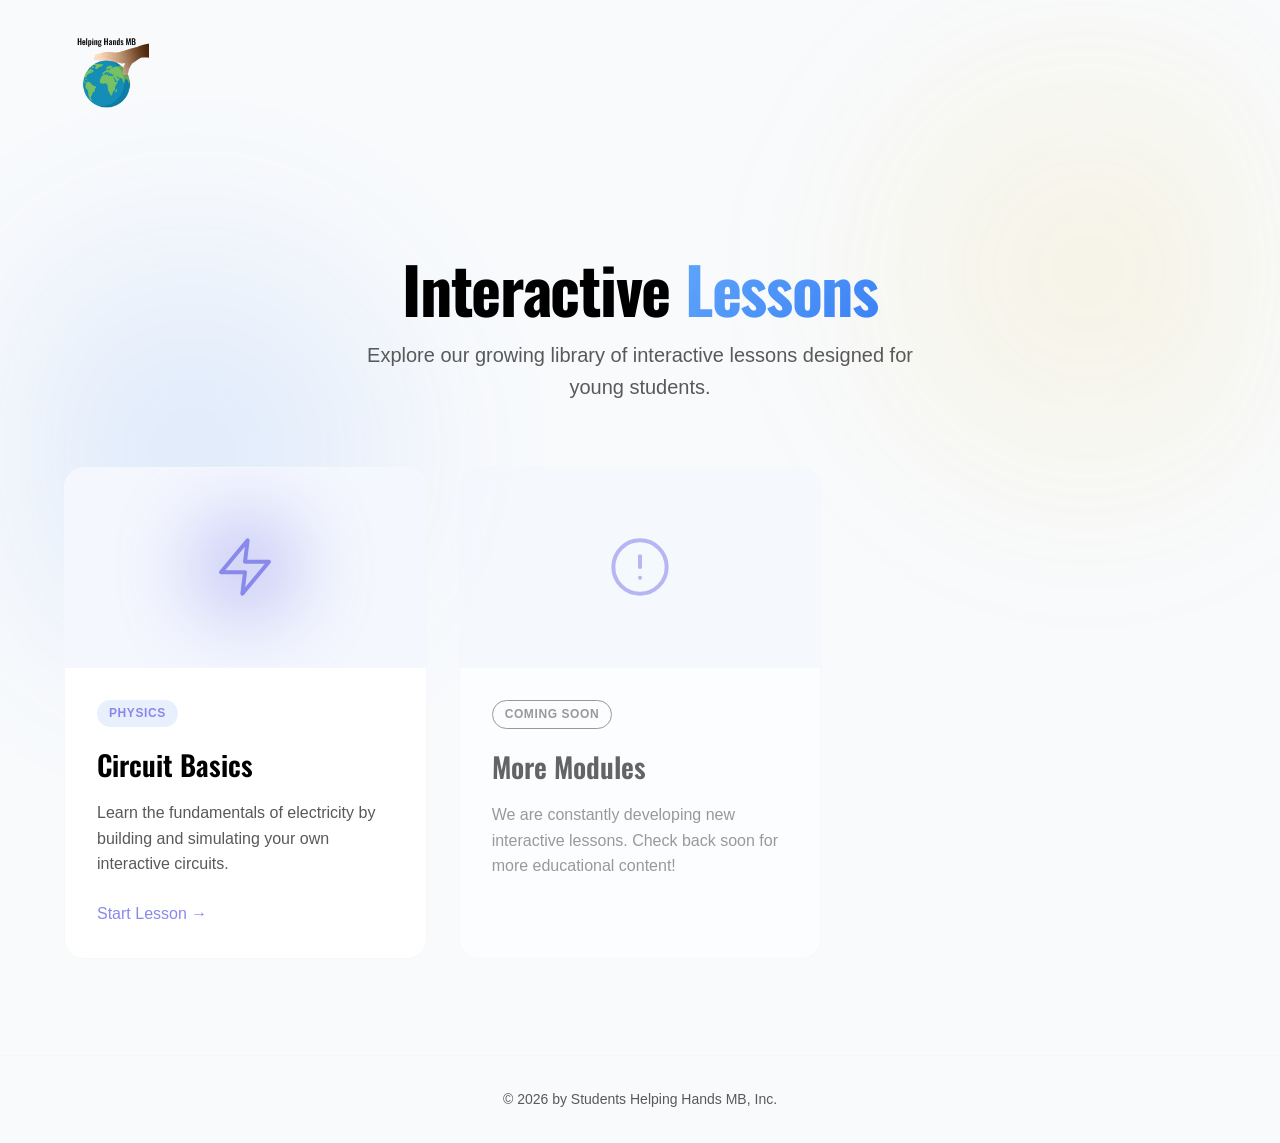
<file: index.html>
<!DOCTYPE html>
<html lang="en">

<head>
    <meta charset="UTF-8">
    <meta name="viewport" content="width=device-width, initial-scale=1.0">
    <title>Lessons Portal | Helping Hands Medical Brigades</title>
    <meta name="description" content="Interactive learning lessons and modules by Helping Hands Medical Brigades.">
    <link rel="preconnect" href="https://fonts.googleapis.com">
    <link rel="preconnect" href="https://fonts.gstatic.com" crossorigin>
    <link
        href="https://fonts.googleapis.com/css2?family=Oswald:wght@300;400;600;800&family=Inter:wght@400;500&display=swap"
        rel="stylesheet">
    <link rel="stylesheet" href="styles.css">
</head>

<body>
    <div class="background-effect"></div>

    <header class="main-header">
        <div class="container">
            <img src="resources/HHMB%20Logo%20Square%20w%20Text%20png.png" alt="HHMB Logo" class="brand-logo">
        </div>
    </header>

    <main class="container">
        <section class="hero">
            <h1>Interactive <span>Lessons</span></h1>
            <p>Explore our growing library of interactive lessons designed for young students.</p>
        </section>

        <section class="lessons-grid">
            <a href="/electricity/" class="lesson-card">
                <div class="card-visual electricity-visual">
                    <div class="glow-orb"></div>
                    <svg viewBox="0 0 24 24" fill="none" stroke="currentColor" stroke-width="1.5" stroke-linecap="round"
                        stroke-linejoin="round">
                        <path d="M13 2L3 14h9l-1 8 10-12h-9l1-8z"></path>
                    </svg>
                </div>
                <div class="card-content">
                    <span class="badge">Physics</span>
                    <h2>Circuit Basics</h2>
                    <p>Learn the fundamentals of electricity by building and simulating your own interactive circuits.
                    </p>
                    <span class="action-link">Start Lesson &rarr;</span>
                </div>
            </a>

            <!-- Future lessons can be added here -->
            <div class="lesson-card coming-soon">
                <div class="card-visual">
                    <svg viewBox="0 0 24 24" fill="none" stroke="currentColor" stroke-width="1.5" stroke-linecap="round"
                        stroke-linejoin="round">
                        <circle cx="12" cy="12" r="10"></circle>
                        <line x1="12" y1="8" x2="12" y2="12"></line>
                        <line x1="12" y1="16" x2="12.01" y2="16"></line>
                    </svg>
                </div>
                <div class="card-content">
                    <span class="badge badge-outline">Coming Soon</span>
                    <h2>More Modules</h2>
                    <p>We are constantly developing new interactive lessons. Check back soon for more educational
                        content!</p>
                </div>
            </div>
        </section>
    </main>

    <footer>
        <div class="container">
            <p>&copy; 2026 by Students Helping Hands MB, Inc.</p>
        </div>
    </footer>
</body>

</html>
</file>
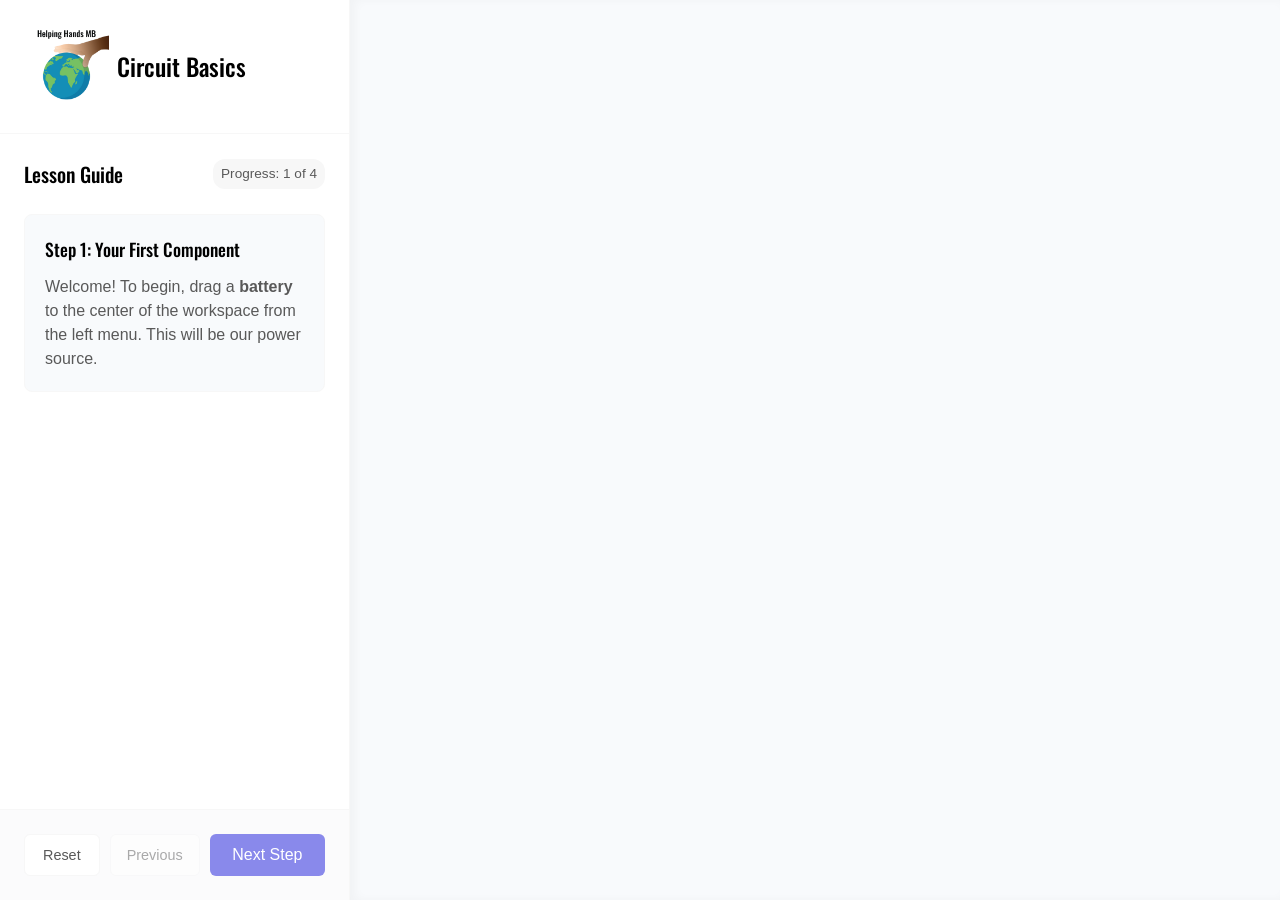
<file: electricity/index.html>
<!DOCTYPE html>
<html lang="en">
<head>
    <meta charset="UTF-8">
    <meta name="viewport" content="width=device-width, initial-scale=1.0">
    <title>Circuit Construction Lesson</title>
    <link rel="preconnect" href="https://fonts.googleapis.com">
    <link rel="preconnect" href="https://fonts.gstatic.com" crossorigin>
    <link href="https://fonts.googleapis.com/css2?family=Oswald:wght@400;500;700&display=swap" rel="stylesheet">
    <!-- We link our external CSS file here so the browser knows how to style our page -->
    <link rel="stylesheet" href="style.css">
</head>
<body>
    <div class="app-container">
        <!-- Sidebar for Lesson Text -->
        <aside class="tutorial-panel">
            <header>
                <a href="https://helpinghandsmb.org" target="_blank" rel="noopener noreferrer">
                    <img src="../resources/HHMB%20Logo%20Square%20w%20Text%20png.png" alt="HHMB Logo" class="brand-logo">
                </a>
                <h1>Circuit Basics</h1>
            </header>
            
            <main class="lesson-content">
                <div class="lesson-header">
                    <h2>Lesson Guide</h2>
                    <span id="progress-text" class="progress-indicator"></span>
                </div>
                
                <!-- This is the container we'll animate and inject data into using JS -->
                <section class="lesson-step" id="step-container">
                    <h3 id="step-title">Loading...</h3>
                    <p id="step-content">Please wait.</p>
                </section>
            </main>

            <footer>
                <button id="reset-btn" class="secondary-btn">Reset</button>
                <button id="prev-btn" class="secondary-btn" disabled>Previous</button>
                <button id="next-btn" class="primary-btn">Next Step</button>
            </footer>
        </aside>

        <!-- Main Simulation Area -->
        <section class="simulation-container">
            <!-- The iframe embeds another website (the PhET sim) directly into ours -->
            <iframe 
                src="https://phet.colorado.edu/sims/html/circuit-construction-kit-dc/latest/circuit-construction-kit-dc_en.html?screens=1" 
                title="Circuit Construction Kit DC Simulation"
                allowfullscreen>
            </iframe>
        </section>
    </div>

    <!-- We link our Javascript file at the bottom of the body so it loads after the HTML -->
    <script src="script.js"></script>
</body>
</html>
</file>
<file: styles.css>
:root {
    --bg-color: #f8fafc;
    --bg-surface: #ffffff;
    --bg-surface-hover: #f7f7f7;
    --text-primary: #000000;
    --text-secondary: #595959;
    --accent-primary: #8989eb;
    --accent-color: #8989eb;
    --accent-hover: #7575d6;
    --accent-glow: rgba(137, 137, 235, 0.2);
    --accent-electricity: #8989eb;
    --border-color: #f7f7f7;
    --font-heading: 'Oswald', sans-serif;
    --font-body: Arial, Calibri, sans-serif;
}

* {
    margin: 0;
    padding: 0;
    box-sizing: border-box;
}

body {
    font-family: var(--font-body);
    background-color: var(--bg-color);
    color: var(--text-primary);
    line-height: 1.6;
    min-height: 100vh;
    display: flex;
    flex-direction: column;
    position: relative;
    overflow-x: hidden;
}

/* Dynamic Background Effect */
.background-effect {
    position: fixed;
    top: 0;
    left: 0;
    width: 100vw;
    height: 100vh;
    z-index: -1;
    background:
        radial-gradient(circle at 15% 50%, rgba(59, 130, 246, 0.15), transparent 25%),
        radial-gradient(circle at 85% 30%, rgba(234, 179, 8, 0.1), transparent 25%);
    filter: blur(60px);
    animation: pulse 15s ease-in-out infinite alternate;
}

@keyframes pulse {
    0% {
        transform: scale(1);
        opacity: 0.8;
    }

    100% {
        transform: scale(1.1);
        opacity: 1;
    }
}

.container {
    width: 90%;
    max-width: 1200px;
    margin: 0 auto;
}

/* Header */
.main-header {
    padding: 2rem 0;
}

.brand-logo {
    width: 85px;
    height: auto;
    object-fit: contain;
}

/* Hero Section */
.hero {
    margin: 6rem 0 4rem;
    text-align: center;
}

.hero h1 {
    font-family: var(--font-heading);
    font-size: 4rem;
    font-weight: 800;
    letter-spacing: -0.02em;
    margin-bottom: 1rem;
    line-height: 1.1;
}

.hero h1 span {
    background: linear-gradient(135deg, #60a5fa, #3b82f6);
    -webkit-background-clip: text;
    -webkit-text-fill-color: transparent;
    display: inline-block;
}

.hero p {
    font-size: 1.25rem;
    color: var(--text-secondary);
    max-width: 600px;
    margin: 0 auto;
}

/* Lessons Grid */
.lessons-grid {
    display: grid;
    grid-template-columns: repeat(auto-fill, minmax(350px, 1fr));
    gap: 2rem;
    padding-bottom: 6rem;
}

.lesson-card {
    background: var(--bg-surface);
    border: 1px solid var(--border-color);
    border-radius: 20px;
    overflow: hidden;
    text-decoration: none;
    color: inherit;
    transition: all 0.4s cubic-bezier(0.175, 0.885, 0.32, 1.275);
    display: flex;
    flex-direction: column;
    backdrop-filter: blur(10px);
    -webkit-backdrop-filter: blur(10px);
}

.lesson-card:hover:not(.coming-soon) {
    transform: translateY(-10px);
    background: var(--bg-surface-hover);
    border-color: var(--accent-primary);
    box-shadow: 0 20px 40px rgba(0, 0, 0, 0.1), 0 0 20px var(--accent-glow);
}

.card-visual {
    height: 200px;
    display: flex;
    align-items: center;
    justify-content: center;
    position: relative;
    overflow: hidden;
    background: rgba(37, 99, 235, 0.05);
    border-bottom: 1px solid var(--border-color);
}

.card-visual svg {
    width: 64px;
    height: 64px;
    color: var(--accent-primary);
    z-index: 2;
    transition: transform 0.5s ease;
}

.lesson-card:hover .card-visual svg {
    transform: scale(1.1);
}

.electricity-visual .glow-orb {
    position: absolute;
    width: 100px;
    height: 100px;
    background: var(--accent-electricity);
    border-radius: 50%;
    filter: blur(40px);
    opacity: 0.5;
    transition: all 0.5s ease;
}

.lesson-card:hover .electricity-visual .glow-orb {
    opacity: 0.8;
    transform: scale(1.5);
}

.card-content {
    padding: 2rem;
    flex: 1;
    display: flex;
    flex-direction: column;
}

.badge {
    align-self: flex-start;
    padding: 0.25rem 0.75rem;
    background: rgba(37, 99, 235, 0.1);
    color: var(--accent-primary);
    border-radius: 100px;
    font-size: 0.75rem;
    font-weight: 700;
    text-transform: uppercase;
    letter-spacing: 0.05em;
    margin-bottom: 1rem;
}

.badge-outline {
    background: transparent;
    border: 1px solid var(--text-secondary);
    color: var(--text-secondary);
}

.card-content h2 {
    font-family: var(--font-heading);
    font-size: 1.75rem;
    margin-bottom: 0.75rem;
    font-weight: 600;
}

.card-content p {
    color: var(--text-secondary);
    font-size: 1rem;
    margin-bottom: 1.5rem;
    flex: 1;
}

.action-link {
    color: var(--accent-primary);
    font-weight: 500;
    display: inline-flex;
    align-items: center;
    gap: 0.5rem;
    transition: gap 0.3s ease;
}

.lesson-card:hover .action-link {
    gap: 0.75rem;
}

.coming-soon {
    opacity: 0.6;
    cursor: not-allowed;
}

/* Footer */
footer {
    margin-top: auto;
    padding: 2rem 0;
    text-align: center;
    color: var(--text-secondary);
    font-size: 0.875rem;
    border-top: 1px solid var(--border-color);
}

/* Responsive */
@media (max-width: 768px) {
    .hero {
        margin: 4rem 0 2rem;
    }

    .hero h1 {
        font-size: 3rem;
    }

    .lessons-grid {
        grid-template-columns: 1fr;
    }
}
</file>
<file: electricity/style.css>
/* style.css */

/* 
  1. Base reset: This removes default margins and padding that browsers add, 
  and ensures borders don't increase the total width/height of our elements.
*/
* {
    margin: 0;
    padding: 0;
    box-sizing: border-box;
}

/* 
  2. Variables: We define some colors and sizes we'll reuse throughout the app.
  This makes it easy to change the "theme" later. 
*/
:root {
    --bg-color: #f8fafc;        /* A very light, cool gray for the background */
    --panel-bg: #ffffff;        /* Pure white for our sidebar */
    --text-primary: #000000;    /* Black for text */
    --text-secondary: #595959;  /* Secondary text / second accent color */
    --accent-color: #8989eb;    /* Main accent color for buttons and accents */
    --accent-hover: #7575d6;
    --border-color: #f7f7f7;    /* Light border color */
}

/* 3. Global Typography */
body {
    /* Body text updated to Arial or Calibri */
    font-family: Arial, Calibri, sans-serif;
    color: var(--text-primary);
    background-color: var(--bg-color);
    line-height: 1.6;
    /* Ensure the body takes up the full height of the screen and hides any overflow */
    height: 100vh;
    overflow: hidden; 
}

/* Add Oswald font for headings */
h1, h2, h3, h4, h5, h6 {
    font-family: 'Oswald', sans-serif;
    font-weight: 500;
}

/* 
  4. Main Layout 
  We use CSS Grid to easily split the screen into two columns.
*/
.app-container {
    display: grid;
    /* 
      This is the magic: 
      - The first column (sidebar) takes up 350px width.
      - The second column (simulation) takes up 1fr (1 fraction = the rest of the available space).
    */
    grid-template-columns: 350px 1fr;
    height: 100vh;
}

/* 5. Tutorial Panel (Sidebar) */
.tutorial-panel {
    background-color: var(--panel-bg);
    border-right: 1px solid var(--border-color);
    /* Flexbox inside the sidebar so we can stack header, main content, and footer vertically */
    display: flex;
    flex-direction: column;
    height: 100%;
}

.tutorial-panel header {
    padding: 1.5rem;
    border-bottom: 1px solid var(--border-color);
    display: flex;
    align-items: center;
    gap: 8px;
}

.tutorial-panel header a {
    display: flex;
    align-items: center;
}

.brand-logo {
    width: 85px;
    height: auto;
    object-fit: contain;
}

.tutorial-panel header h1 {
    font-size: 1.5rem;
    color: var(--text-primary);
    margin: 0;
    line-height: 1.1;
}

.lesson-content {
    /* 
      flex-grow: 1 means this middle section will expand to fill all available space, 
      pushing the footer to the bottom.
    */
    flex-grow: 1;
    padding: 1.5rem;
    overflow-y: auto; /* Adds a scrollbar if the lesson text gets too long */
}

.lesson-header {
    display: flex;
    justify-content: space-between;
    align-items: center;
    margin-bottom: 24px;
}

.lesson-header h2 {
    font-size: 1.25rem;
    margin-bottom: 0;
}

.progress-indicator {
    font-size: 0.85rem;
    font-weight: 500;
    color: var(--text-secondary);
    background-color: var(--border-color);
    padding: 4px 8px;
    border-radius: 12px;
}

.lesson-step {
    background-color: var(--bg-color);
    padding: 1.25rem;
    border-radius: 8px; /* Rounded corners */
    border: 1px solid var(--border-color);
    
    /* Animation defaults */
    opacity: 0;
    transform: translateY(10px);
    transition: opacity 0.3s ease, transform 0.3s ease;
}

/* When Javascript adds this class, it gracefully fades into view */
.lesson-step.fade-in {
    opacity: 1;
    transform: translateY(0);
}

.lesson-step h3 {
    font-size: 1.1rem;
    margin-bottom: 0.75rem;
}

.lesson-step p {
    color: var(--text-secondary);
    line-height: 1.5;
}

.tutorial-panel footer {
    padding: 1.5rem;
    border-top: 1px solid var(--border-color);
    background-color: #fbfbfc;
    
    /* Use flexbox to easily align the multiple buttons */
    display: flex;
    gap: 10px;
}

/* 6. Buttons */
.primary-btn {
    flex: 2; /* The primary button gets twice the space of the secondary buttons */
    padding: 0.75rem 1rem;
    background-color: var(--accent-color);
    color: white;
    border: none;
    border-radius: 6px;
    font-size: 1rem;
    font-weight: 500;
    cursor: pointer;
    /* transition makes the hover effect smooth */
    transition: background-color 0.2s ease, transform 0.1s ease; 
}

.primary-btn:hover:not(:disabled) {
    background-color: var(--accent-hover);
}

.primary-btn:active:not(:disabled) {
    transform: scale(0.98);
}

.secondary-btn {
    flex: 1;
    padding: 0.75rem 1rem;
    background-color: var(--panel-bg);
    color: var(--text-secondary);
    border: 1px solid var(--border-color);
    border-radius: 6px;
    font-size: 0.9rem;
    font-weight: 500;
    cursor: pointer;
    transition: all 0.2s ease;
}

.secondary-btn:hover:not(:disabled) {
    background-color: var(--border-color);
    color: var(--text-primary);
}

button:disabled {
    opacity: 0.5;
    cursor: not-allowed;
}

/* 7. Simulation Container */
.simulation-container {
    height: 100%;
    width: 100%;
    /* We add a subtle inner shadow so it looks slightly deeper than the sidebar */
    box-shadow: inset 5px 0 10px rgba(0,0,0,0.03); 
}

/* 
  Make the iframe take up the entire container.
  We remove the default border so it looks seamless.
*/
.simulation-container iframe {
    width: 100%;
    height: 100%;
    border: none;
    display: block; 
}
</file>
